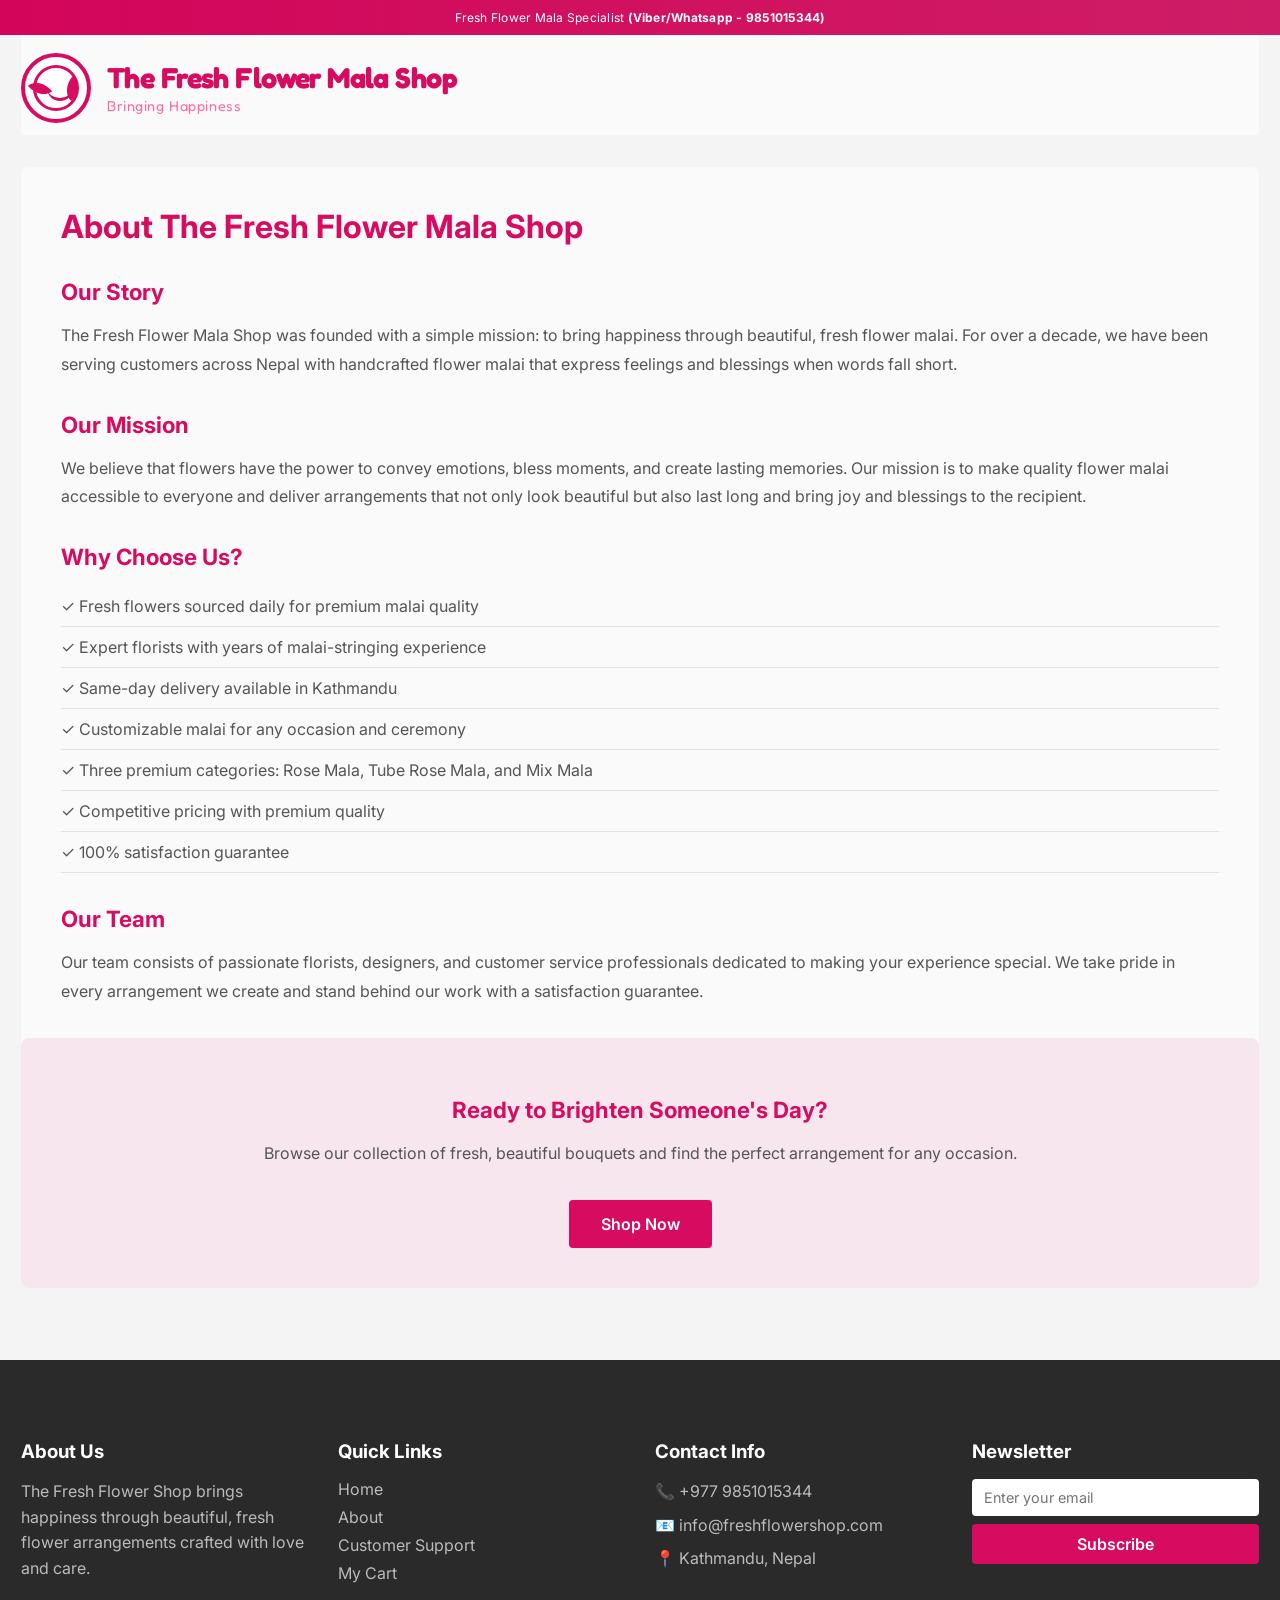
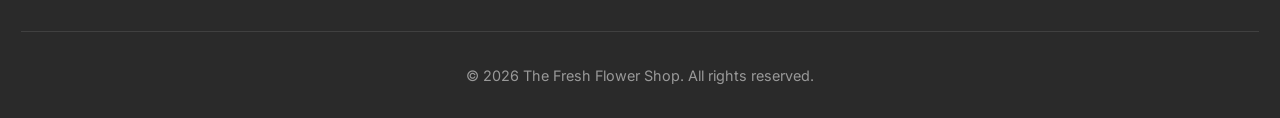
<file: about.html>
<!DOCTYPE html>
<html lang="en">
  <head>
    <meta charset="UTF-8" />
    <meta name="viewport" content="width=device-width, initial-scale=1.0" />
    <title>About Us - Fresh Flower Shop</title>
    <link rel="preconnect" href="https://fonts.googleapis.com" />
    <link rel="preconnect" href="https://fonts.gstatic.com" crossorigin />
    <link href="https://fonts.googleapis.com/css2?family=Fredoka:wght@400;500;600;700&family=Inter:wght@400;500;600;700;800&display=swap" rel="stylesheet" />
    <link rel="stylesheet" href="style.css" />
  </head>
  <body>
    <div class="topbar">
      <span>Fresh Flower Mala Specialist <strong>(Viber/Whatsapp - 9851015344)</strong></span>
    </div>

    <header class="site-header container">
      <a href="index.html" style="text-decoration: none; display: flex; align-items: center; gap: 16px;">
        <div class="logo-mark" aria-label="Fresh Flower Shop logo">
          <div class="logo-circle"></div>
          <div class="smile"></div>
          <div class="leaf leaf-one"></div>
          <div class="leaf leaf-two"></div>
        </div>
        <div class="brand-text">
          <h1>The Fresh Flower Mala Shop</h1>
          <p>Bringing Happiness</p>
        </div>
      </a>
    </header>

    <main class="container">
      <div class="page-content">
        <h1>About The Fresh Flower Mala Shop</h1>
        
        <section class="about-section">
          <h2>Our Story</h2>
          <p>The Fresh Flower Mala Shop was founded with a simple mission: to bring happiness through beautiful, fresh flower malai. For over a decade, we have been serving customers across Nepal with handcrafted flower malai that express feelings and blessings when words fall short.</p>
        </section>

        <section class="about-section">
          <h2>Our Mission</h2>
          <p>We believe that flowers have the power to convey emotions, bless moments, and create lasting memories. Our mission is to make quality flower malai accessible to everyone and deliver arrangements that not only look beautiful but also last long and bring joy and blessings to the recipient.</p>
        </section>

        <section class="about-section">
          <h2>Why Choose Us?</h2>
          <ul class="features-list">
            <li>✓ Fresh flowers sourced daily for premium malai quality</li>
            <li>✓ Expert florists with years of malai-stringing experience</li>
            <li>✓ Same-day delivery available in Kathmandu</li>
            <li>✓ Customizable malai for any occasion and ceremony</li>
            <li>✓ Three premium categories: Rose Mala, Tube Rose Mala, and Mix Mala</li>
            <li>✓ Competitive pricing with premium quality</li>
            <li>✓ 100% satisfaction guarantee</li>
          </ul>
        </section>

        <section class="about-section">
          <h2>Our Team</h2>
          <p>Our team consists of passionate florists, designers, and customer service professionals dedicated to making your experience special. We take pride in every arrangement we create and stand behind our work with a satisfaction guarantee.</p>
        </section>

        <section class="about-section cta-section">
          <h2>Ready to Brighten Someone's Day?</h2>
          <p>Browse our collection of fresh, beautiful bouquets and find the perfect arrangement for any occasion.</p>
          <a href="index.html" class="cta-button">Shop Now</a>
        </section>
      </div>
    </main>

    <footer class="site-footer">
      <div class="footer-content container">
        <div class="footer-section">
          <h3>About Us</h3>
          <p>The Fresh Flower Shop brings happiness through beautiful, fresh flower arrangements crafted with love and care.</p>
        </div>
        <div class="footer-section">
          <h3>Quick Links</h3>
          <ul>
            <li><a href="index.html">Home</a></li>
            <li><a href="about.html">About</a></li>
            <li><a href="customer-center.html">Customer Support</a></li>
            <li><a href="cart.html">My Cart</a></li>
          </ul>
        </div>
        <div class="footer-section">
          <h3>Contact Info</h3>
          <p>📞 +977 9851015344</p>
          <p>📧 info@freshflowershop.com</p>
          <p>📍 Kathmandu, Nepal</p>
        </div>
        <div class="footer-section">
          <h3>Newsletter</h3>
          <input type="email" placeholder="Enter your email" class="newsletter-input" />
          <button class="newsletter-btn">Subscribe</button>
        </div>
      </div>
      <div class="footer-bottom">
        <p>&copy; 2026 The Fresh Flower Shop. All rights reserved.</p>
      </div>
    </footer>
  </body>
</html>
</file>
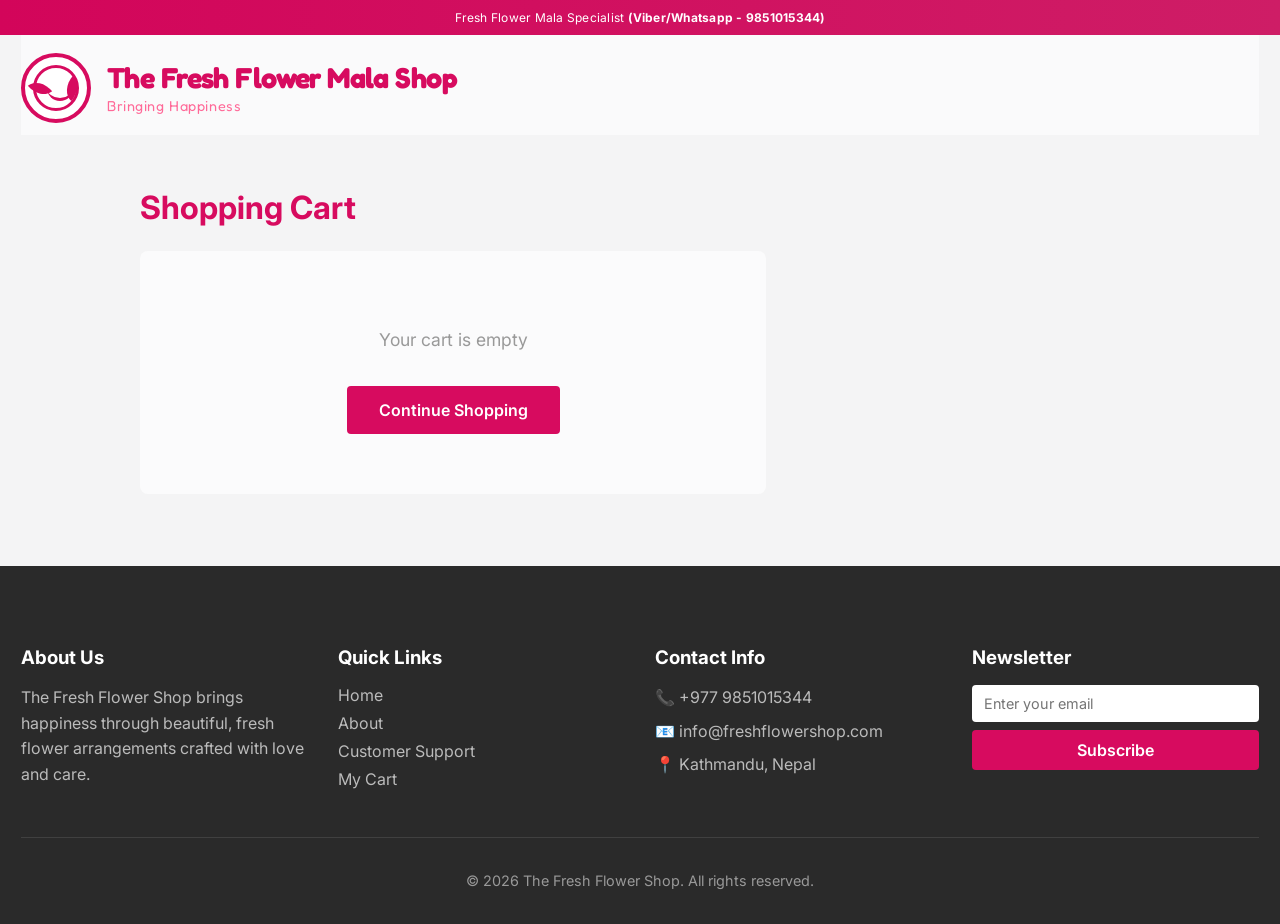
<file: cart.html>
<!DOCTYPE html>
<html lang="en">
  <head>
    <meta charset="UTF-8" />
    <meta name="viewport" content="width=device-width, initial-scale=1.0" />
    <title>Shopping Cart - Fresh Flower Shop</title>
    <link rel="preconnect" href="https://fonts.googleapis.com" />
    <link rel="preconnect" href="https://fonts.gstatic.com" crossorigin />
    <link href="https://fonts.googleapis.com/css2?family=Fredoka:wght@400;500;600;700&family=Inter:wght@400;500;600;700;800&display=swap" rel="stylesheet" />
    <link rel="stylesheet" href="style.css" />
  </head>
  <body>
    <div class="topbar">
      <span>Fresh Flower Mala Specialist <strong>(Viber/Whatsapp - 9851015344)</strong></span>
    </div>

    <header class="site-header container">
      <a href="index.html" style="text-decoration: none; display: flex; align-items: center; gap: 16px;">
        <div class="logo-mark" aria-label="Fresh Flower Shop logo">
          <div class="logo-circle"></div>
          <div class="smile"></div>
          <div class="leaf leaf-one"></div>
          <div class="leaf leaf-two"></div>
        </div>
        <div class="brand-text">
          <h1>The Fresh Flower Mala Shop</h1>
          <p>Bringing Happiness</p>
        </div>
      </a>
    </header>

    <main class="container">
      <div class="cart-page">
        <h1>Shopping Cart</h1>
        <div class="cart-content" id="cartContent"></div>
      </div>
    </main>

    <footer class="site-footer">
      <div class="footer-content container">
        <div class="footer-section">
          <h3>About Us</h3>
          <p>The Fresh Flower Shop brings happiness through beautiful, fresh flower arrangements crafted with love and care.</p>
        </div>
        <div class="footer-section">
          <h3>Quick Links</h3>
          <ul>
            <li><a href="index.html">Home</a></li>
            <li><a href="about.html">About</a></li>
            <li><a href="customer-center.html">Customer Support</a></li>
            <li><a href="cart.html">My Cart</a></li>
          </ul>
        </div>
        <div class="footer-section">
          <h3>Contact Info</h3>
          <p>📞 +977 9851015344</p>
          <p>📧 info@freshflowershop.com</p>
          <p>📍 Kathmandu, Nepal</p>
        </div>
        <div class="footer-section">
          <h3>Newsletter</h3>
          <input type="email" placeholder="Enter your email" class="newsletter-input" />
          <button class="newsletter-btn">Subscribe</button>
        </div>
      </div>
      <div class="footer-bottom">
        <p>&copy; 2026 The Fresh Flower Shop. All rights reserved.</p>
      </div>
    </footer>

    <script>
      function renderCart() {
        const cart = JSON.parse(localStorage.getItem('cart')) || [];
        const cartContent = document.getElementById('cartContent');

        if (cart.length === 0) {
          cartContent.innerHTML = `
            <div class="empty-cart">
              <p>Your cart is empty</p>
              <a href="index.html" class="cta-button">Continue Shopping</a>
            </div>
          `;
          return;
        }

        const total = cart.reduce((sum, item) => {
          const price = parseInt(item.price.replace(/[^0-9]/g, ''));
          return sum + price * item.quantity;
        }, 0);

        cartContent.innerHTML = `
          <div class="cart-items">
            <table class="cart-table">
              <thead>
                <tr>
                  <th>Product</th>
                  <th>Price</th>
                  <th>Quantity</th>
                  <th>Total</th>
                  <th>Action</th>
                </tr>
              </thead>
              <tbody>
                ${cart
                  .map(
                    (item, index) => `
                  <tr>
                    <td class="product-name">${item.name}</td>
                    <td>${item.price}</td>
                    <td>
                      <input type="number" min="1" value="${item.quantity}" onchange="updateQuantity(${index}, this.value)" class="quantity-input" />
                    </td>
                    <td>Rs ${parseInt(item.price.replace(/[^0-9]/g, '')) * item.quantity}</td>
                    <td><button onclick="removeFromCart(${index})" class="remove-btn">Remove</button></td>
                  </tr>
                `
                  )
                  .join('')}
              </tbody>
            </table>
          </div>

          <div class="cart-summary">
            <div class="summary-box">
              <h3>Order Summary</h3>
              <div class="summary-row">
                <span>Subtotal:</span>
                <span>Rs ${total}</span>
              </div>
              <div class="summary-row">
                <span>Delivery:</span>
                <span>Rs 200</span>
              </div>
              <div class="summary-row total">
                <span>Total:</span>
                <span>Rs ${total + 200}</span>
              </div>
              <button class="checkout-btn" onclick="checkout()">Proceed to Checkout</button>
              <a href="index.html" class="continue-shopping-link">Continue Shopping</a>
            </div>
          </div>
        `;
      }

      function updateQuantity(index, quantity) {
        const cart = JSON.parse(localStorage.getItem('cart')) || [];
        cart[index].quantity = parseInt(quantity) || 1;
        localStorage.setItem('cart', JSON.stringify(cart));
        renderCart();
      }

      function removeFromCart(index) {
        const cart = JSON.parse(localStorage.getItem('cart')) || [];
        cart.splice(index, 1);
        localStorage.setItem('cart', JSON.stringify(cart));
        renderCart();
      }

      function checkout() {
        alert('Proceeding to checkout! (Payment gateway integration coming soon)');
        localStorage.setItem('cart', JSON.stringify([]));
        renderCart();
      }

      renderCart();
    </script>
  </body>
</html>
</file>
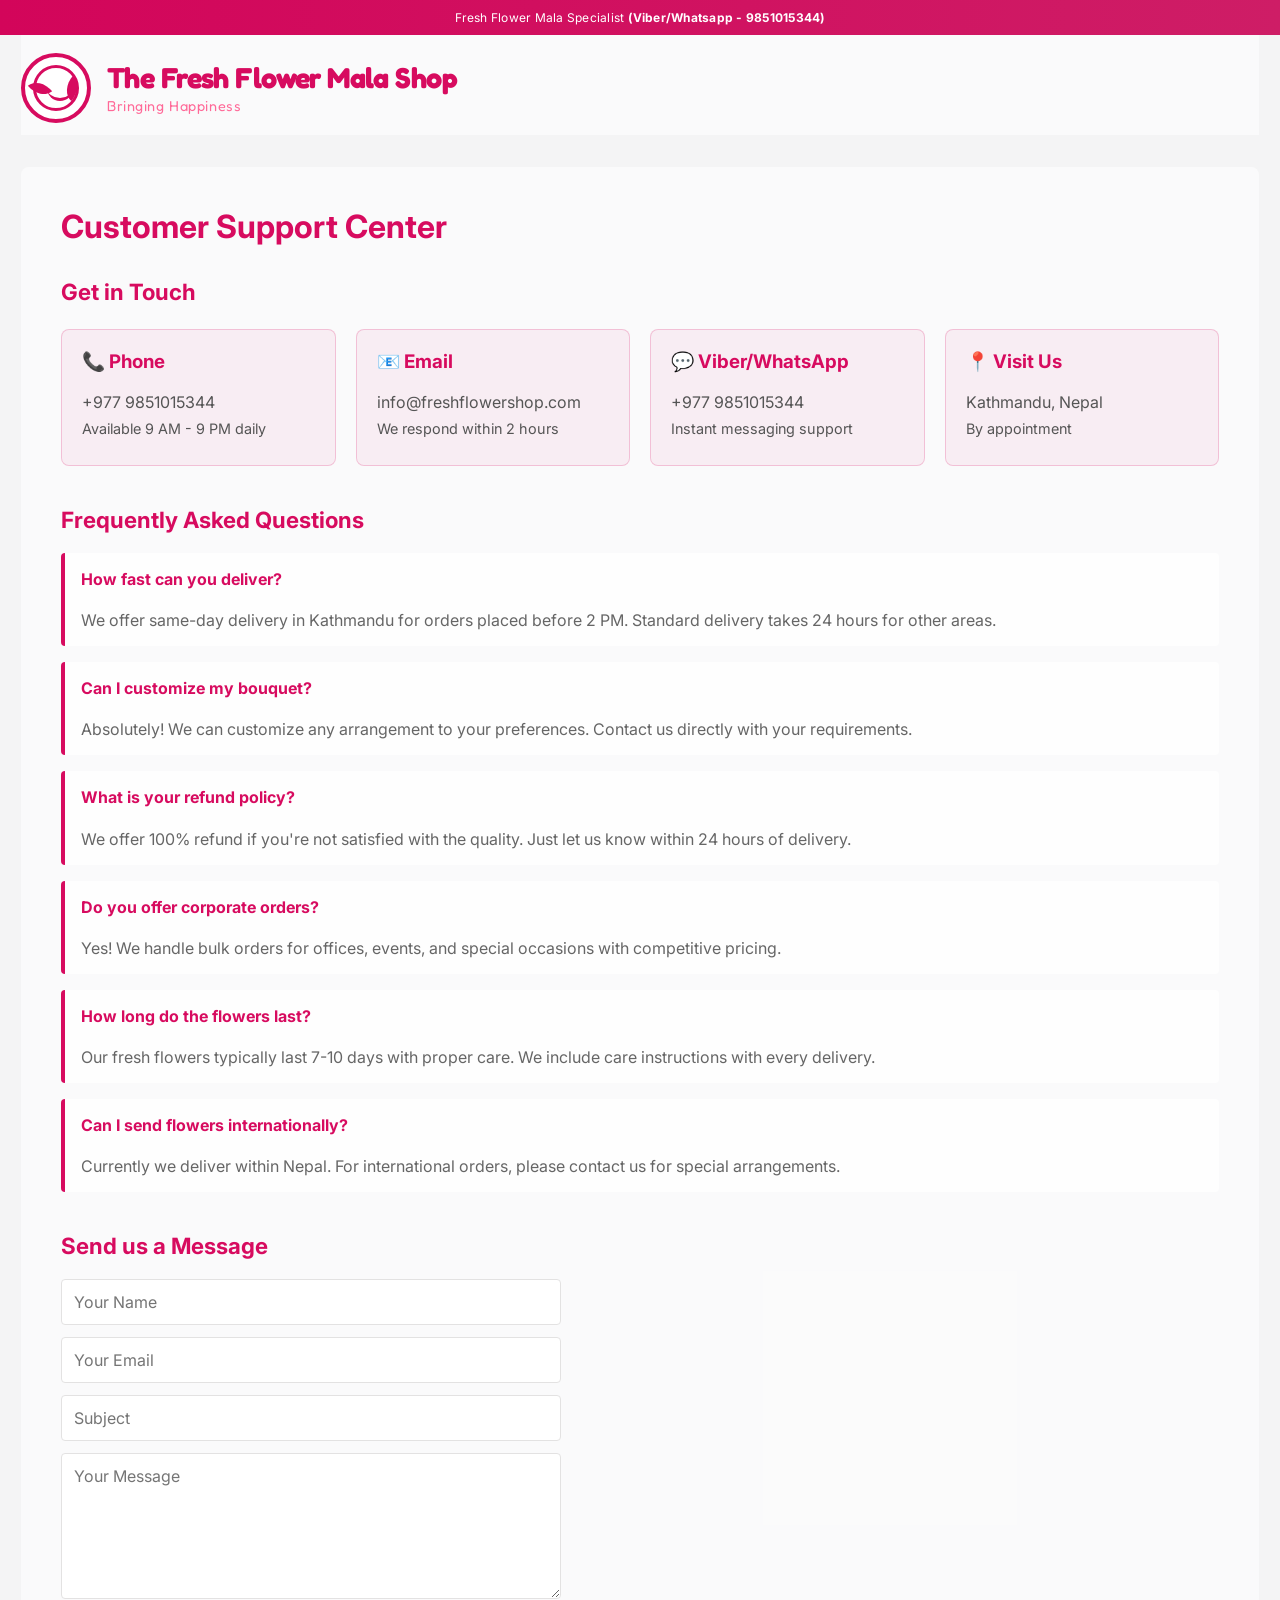
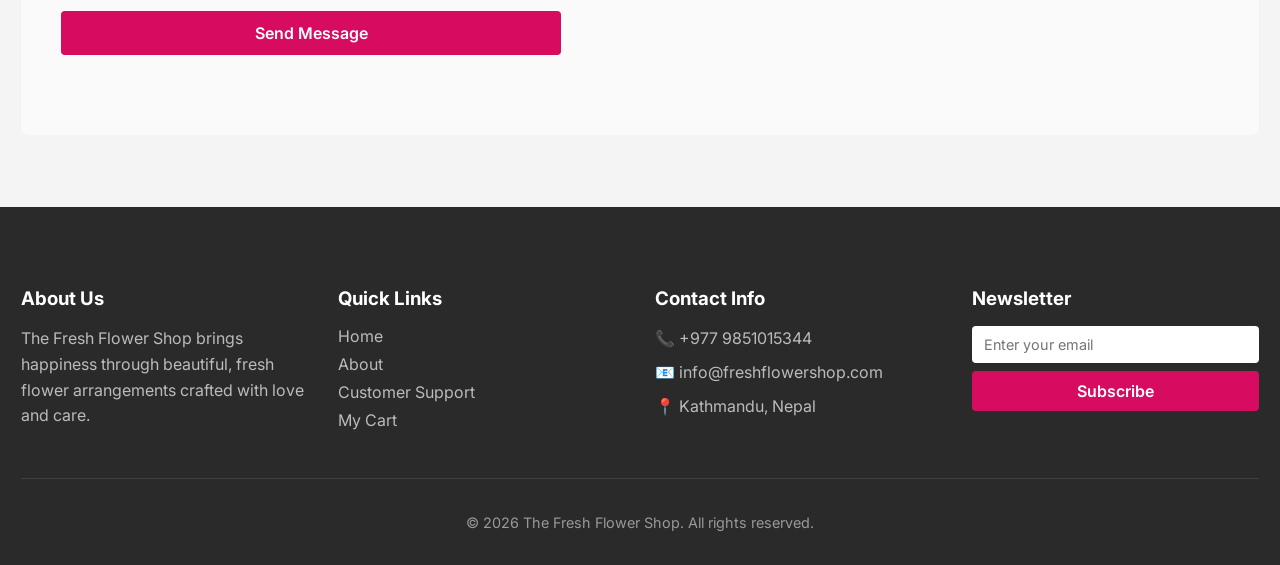
<file: customer-center.html>
<!DOCTYPE html>
<html lang="en">
  <head>
    <meta charset="UTF-8" />
    <meta name="viewport" content="width=device-width, initial-scale=1.0" />
    <title>Customer Center - Fresh Flower Shop</title>
    <link rel="preconnect" href="https://fonts.googleapis.com" />
    <link rel="preconnect" href="https://fonts.gstatic.com" crossorigin />
    <link href="https://fonts.googleapis.com/css2?family=Fredoka:wght@400;500;600;700&family=Inter:wght@400;500;600;700;800&display=swap" rel="stylesheet" />
    <link rel="stylesheet" href="style.css" />
  </head>
  <body>
    <div class="topbar">
      <span>Fresh Flower Mala Specialist <strong>(Viber/Whatsapp - 9851015344)</strong></span>
    </div>

    <header class="site-header container">
      <a href="index.html" style="text-decoration: none; display: flex; align-items: center; gap: 16px;">
        <div class="logo-mark" aria-label="Fresh Flower Shop logo">
          <div class="logo-circle"></div>
          <div class="smile"></div>
          <div class="leaf leaf-one"></div>
          <div class="leaf leaf-two"></div>
        </div>
        <div class="brand-text">
          <h1>The Fresh Flower Mala Shop</h1>
          <p>Bringing Happiness</p>
        </div>
      </a>
    </header>

    <main class="container">
      <div class="page-content">
        <h1>Customer Support Center</h1>
        
        <section class="support-section">
          <h2>Get in Touch</h2>
          <div class="contact-info">
            <div class="contact-card">
              <h3>📞 Phone</h3>
              <p>+977 9851015344</p>
              <p class="muted">Available 9 AM - 9 PM daily</p>
            </div>
            <div class="contact-card">
              <h3>📧 Email</h3>
              <p>info@freshflowershop.com</p>
              <p class="muted">We respond within 2 hours</p>
            </div>
            <div class="contact-card">
              <h3>💬 Viber/WhatsApp</h3>
              <p>+977 9851015344</p>
              <p class="muted">Instant messaging support</p>
            </div>
            <div class="contact-card">
              <h3>📍 Visit Us</h3>
              <p>Kathmandu, Nepal</p>
              <p class="muted">By appointment</p>
            </div>
          </div>
        </section>

        <section class="support-section">
          <h2>Frequently Asked Questions</h2>
          <div class="faq-list">
            <div class="faq-item">
              <h4>How fast can you deliver?</h4>
              <p>We offer same-day delivery in Kathmandu for orders placed before 2 PM. Standard delivery takes 24 hours for other areas.</p>
            </div>
            <div class="faq-item">
              <h4>Can I customize my bouquet?</h4>
              <p>Absolutely! We can customize any arrangement to your preferences. Contact us directly with your requirements.</p>
            </div>
            <div class="faq-item">
              <h4>What is your refund policy?</h4>
              <p>We offer 100% refund if you're not satisfied with the quality. Just let us know within 24 hours of delivery.</p>
            </div>
            <div class="faq-item">
              <h4>Do you offer corporate orders?</h4>
              <p>Yes! We handle bulk orders for offices, events, and special occasions with competitive pricing.</p>
            </div>
            <div class="faq-item">
              <h4>How long do the flowers last?</h4>
              <p>Our fresh flowers typically last 7-10 days with proper care. We include care instructions with every delivery.</p>
            </div>
            <div class="faq-item">
              <h4>Can I send flowers internationally?</h4>
              <p>Currently we deliver within Nepal. For international orders, please contact us for special arrangements.</p>
            </div>
          </div>
        </section>

        <section class="support-section">
          <h2>Send us a Message</h2>
          <form class="contact-form">
            <input type="text" placeholder="Your Name" required />
            <input type="email" placeholder="Your Email" required />
            <input type="text" placeholder="Subject" required />
            <textarea placeholder="Your Message" rows="6" required></textarea>
            <button type="submit" class="submit-btn">Send Message</button>
          </form>
        </section>
      </div>
    </main>

    <footer class="site-footer">
      <div class="footer-content container">
        <div class="footer-section">
          <h3>About Us</h3>
          <p>The Fresh Flower Shop brings happiness through beautiful, fresh flower arrangements crafted with love and care.</p>
        </div>
        <div class="footer-section">
          <h3>Quick Links</h3>
          <ul>
            <li><a href="index.html">Home</a></li>
            <li><a href="about.html">About</a></li>
            <li><a href="customer-center.html">Customer Support</a></li>
            <li><a href="cart.html">My Cart</a></li>
          </ul>
        </div>
        <div class="footer-section">
          <h3>Contact Info</h3>
          <p>📞 +977 9851015344</p>
          <p>📧 info@freshflowershop.com</p>
          <p>📍 Kathmandu, Nepal</p>
        </div>
        <div class="footer-section">
          <h3>Newsletter</h3>
          <input type="email" placeholder="Enter your email" class="newsletter-input" />
          <button class="newsletter-btn">Subscribe</button>
        </div>
      </div>
      <div class="footer-bottom">
        <p>&copy; 2026 The Fresh Flower Shop. All rights reserved.</p>
      </div>
    </footer>

    <script>
      document.querySelector('.contact-form').addEventListener('submit', (e) => {
        e.preventDefault();
        alert('Thank you for your message! We will get back to you shortly.');
        e.target.reset();
      });
    </script>
  </body>
</html>
</file>
<file: style.css>
:root {
  --rose: #d70b5f;
  --rose-dark: #b6074d;
  --rose-soft: #f8dfe9;
  --light-bg: #f4f4f5;
  --panel: #f8f8f8;
  --line: #e3e2e2;
  --text: #2a2a2a;
  --muted: #767676;
  --shadow: 0 8px 18px rgba(41, 11, 18, 0.08);
  --shadow-lg: 0 16px 32px rgba(41, 11, 18, 0.12);
}

* {
  box-sizing: border-box;
}

html {
  scroll-behavior: smooth;
}

body {
  margin: 0;
  font-family: "Inter", sans-serif;
  color: var(--text);
  background: var(--light-bg);
  display: flex;
  flex-direction: column;
  min-height: 100vh;
}

main {
  flex: 1;
  padding: 32px 0;
}

button, input, select, textarea {
  font: inherit;
}

a {
  color: var(--rose);
  text-decoration: none;
}

a:hover {
  text-decoration: underline;
}

button {
  cursor: pointer;
}

img {
  max-width: 100%;
  display: block;
}

.container {
  width: min(1280px, calc(100% - 42px));
  margin: 0 auto;
}

.topbar {
  background: linear-gradient(90deg, #d3055a, #ce1d66);
  color: #fff;
  font-size: 12px;
  letter-spacing: 0.02em;
  text-align: center;
  padding: 10px 18px;
}

.topbar strong {
  font-weight: 700;
}

.site-header {
  display: flex;
  align-items: center;
  justify-content: space-between;
  gap: 24px;
  min-height: 100px;
  padding: 18px 0 12px;
  background: rgba(255, 255, 255, 0.6);
}

.brand-wrap {
  display: flex;
  align-items: center;
  gap: 16px;
  flex-shrink: 0;
}

.logo-mark {
  position: relative;
  width: 70px;
  height: 70px;
  border-radius: 50%;
  background: #fff;
  border: 4px solid var(--rose);
  flex-shrink: 0;
}

.logo-circle {
  position: absolute;
  inset: 8px;
  border: 3px solid var(--rose);
  border-radius: 50%;
}

.smile {
  position: absolute;
  left: 22px;
  top: 30px;
  width: 26px;
  height: 14px;
  border-bottom: 3px solid var(--rose);
  border-radius: 0 0 24px 24px;
}

.leaf {
  position: absolute;
  width: 20px;
  height: 15px;
  background: var(--rose);
  border-radius: 100% 0 100% 0;
  transform: rotate(50deg);
}

.leaf-one {
  left: 5px;
  top: 24px;
}

.leaf-two {
  right: 5px;
  top: 24px;
  transform: rotate(-50deg);
}

.brand-text {
  display: flex;
  flex-direction: column;
  align-items: flex-start;
  justify-content: center;
}

.brand-text h1 {
  margin: 0;
  font-family: "Fredoka", sans-serif;
  font-size: 1.8rem;
  letter-spacing: -0.02em;
  color: var(--rose);
  line-height: 1.1;
}

.brand-text p {
  margin: 4px 0 0;
  color: #ff6998;
  font-family: "Fredoka", sans-serif;
  font-size: 0.9rem;
  letter-spacing: 0.04em;
}

.header-utility {
  display: flex;
  align-items: center;
  gap: 12px;
  flex: 1;
  justify-content: flex-end;
  flex-wrap: wrap;
}

.search-box {
  display: flex;
  align-items: center;
  background: rgba(255, 255, 255, 0.9);
  border: 1px solid var(--line);
  min-width: 280px;
  height: 42px;
  border-radius: 6px;
  overflow: hidden;
}

.search-box input {
  border: none;
  background: transparent;
  outline: none;
  flex: 1;
  padding: 0 14px;
  color: var(--text);
  font-size: 0.95rem;
}

.search-box input::placeholder {
  color: #aaa;
}

.search-btn {
  width: 42px;
  height: 100%;
  border: none;
  background: transparent;
  display: grid;
  place-items: center;
  color: #666;
  padding: 0;
}

.search-btn:hover {
  color: var(--rose);
}

.search-btn svg,
.cart-btn svg,
.view-btn svg {
  width: 20px;
  height: 20px;
  fill: currentColor;
}

.select-wrap {
  display: inline-flex;
  min-width: 200px;
  background: rgba(255, 255, 255, 0.7);
  border: 1px solid var(--line);
  border-radius: 6px;
  height: 52px;
}

.select-wrap select {
  width: 100%;
  border: none;
  background: transparent;
  padding: 0 18px;
  color: #666;
  outline: none;
  appearance: none;
  background-image: linear-gradient(45deg, transparent 50%, #666 50%), linear-gradient(135deg, #666 50%, transparent 50%);
  background-position: calc(100% - 18px) calc(50% - 2px), calc(100% - 12px) calc(50% - 2px);
  background-size: 6px 6px, 6px 6px;
  background-repeat: no-repeat;
}

.account-tools {
  display: flex;
  align-items: center;
  gap: 12px;
}

.nav-link-btn {
  color: #555;
  font-weight: 500;
  padding: 0;
  display: inline-block;
  transition: color 0.2s;
}

.nav-link-btn:hover {
  color: var(--rose);
}

.login-btn {
  background: rgba(255, 255, 255, 0.9);
  border: 1px solid var(--line);
  color: var(--text);
  height: 36px;
  border-radius: 20px;
  padding: 0 16px;
  font-weight: 600;
  font-size: 0.9rem;
  transition: all 0.2s;
}

.login-btn:hover {
  background: var(--rose);
  color: #fff;
  border-color: var(--rose);
}

.cart-btn {
  position: relative;
  width: 36px;
  height: 36px;
  border: 1px solid var(--line);
  border-radius: 50%;
  background: rgba(255, 255, 255, 0.9);
  color: var(--text);
  display: grid;
  place-items: center;
  transition: all 0.2s;
}

.cart-btn:hover {
  background: var(--rose);
  color: #fff;
  border-color: var(--rose);
}

.cart-count {
  position: absolute;
  top: -6px;
  right: -6px;
  width: 20px;
  height: 20px;
  border-radius: 50%;
  background: var(--rose);
  color: #fff;
  font-size: 0.7rem;
  display: grid;
  place-items: center;
  font-weight: 700;
}

/* Main nav hidden - moved to sidebar */

.catalog {
  display: grid;
  grid-template-columns: 240px 1fr;
  gap: 0;
  min-height: 600px;
}

.sidebar {
  background: rgba(255, 255, 255, 0.5);
  border-right: 1px solid var(--line);
  padding: 0;
  max-height: calc(100vh - 400px);
  overflow-y: auto;
}

.catalog .sidebar {
  transition: width 0.25s ease, opacity 0.25s ease, transform 0.25s ease;
}

.catalog[data-sidebar-collapsed="true"] {
  grid-template-columns: 0 minmax(0, 1fr);
}

.catalog[data-sidebar-collapsed="true"] .sidebar {
  width: 0;
  min-width: 0;
  max-height: none;
  padding: 0;
  border: 0;
  opacity: 0;
  visibility: hidden;
  overflow: hidden;
}

[data-menu-toggle] {
  width: 40px;
  height: 40px;
  flex: 0 0 40px;
  display: grid;
  place-items: center;
  padding: 0;
  border: 1px solid var(--line);
  border-radius: 4px;
  background: rgba(255, 255, 255, 0.8);
  color: var(--text);
}

[data-menu-toggle]:hover {
  color: var(--rose);
  border-color: var(--rose);
}

[data-menu-toggle] svg {
  width: 20px;
  height: 20px;
  fill: currentColor;
}

.sidebar-list {
  list-style: none;
  margin: 0;
  padding: 0;
}

.sidebar-item {
  width: 100%;
  border: none;
  background: transparent;
  text-align: left;
  padding: 14px 18px;
  color: #2d2d2d;
  font-weight: 500;
  font-size: 0.95rem;
  border-left: 3px solid transparent;
  display: flex;
  align-items: center;
  gap: 10px;
  transition: all 0.2s;
}

.sidebar-item:hover {
  background: rgba(215, 11, 95, 0.05);
  color: var(--rose);
}

.sidebar-item.active {
  background: rgba(215, 11, 95, 0.1);
  border-left-color: var(--rose);
  color: var(--rose);
  font-weight: 600;
}

.cat-icon {
  font-size: 1.2rem;
  display: inline-block;
}

.product-panel {
  padding: 0;
}

.toolbar {
  display: flex;
  align-items: center;
  justify-content: space-between;
  gap: 20px;
  padding: 16px 18px;
  border-bottom: 1px solid var(--line);
  background: rgba(255, 255, 255, 0.3);
}

.breadcrumbs {
  color: #6c6c6c;
  font-size: 0.9rem;
}

.breadcrumbs span {
  color: #2f2f2f;
  font-weight: 600;
}

.toolbar-right {
  display: flex;
  align-items: center;
  gap: 14px;
}

.page-indicator {
  font-size: 0.9rem;
  color: #404040;
  white-space: nowrap;
}

.view-toggle {
  display: inline-flex;
  border: 1px solid var(--line);
  border-radius: 4px;
  overflow: hidden;
  background: rgba(255, 255, 255, 0.8);
}

.view-btn {
  width: 36px;
  height: 36px;
  border: none;
  background: transparent;
  color: #777;
  display: grid;
  place-items: center;
  transition: all 0.2s;
}

.view-btn:hover {
  background: rgba(215, 11, 95, 0.05);
  color: var(--rose);
}

.view-btn.active {
  background: rgba(215, 11, 95, 0.15);
  color: var(--rose);
  font-weight: 600;
}

.product-grid {
  display: grid;
  grid-template-columns: repeat(3, 1fr);
  gap: 20px 16px;
  padding: 20px 18px;
}

.product-card {
  background: rgba(255, 255, 255, 0.7);
  border: 1px solid var(--line);
  border-radius: 8px;
  overflow: hidden;
  transition: all 0.3s ease;
  cursor: pointer;
}

.product-card:hover {
  transform: translateY(-4px);
  box-shadow: var(--shadow);
  border-color: var(--rose);
}

.product-card img {
  width: 100%;
  height: 240px;
  object-fit: cover;
  background: #e0e0e0;
}

.product-card .info {
  padding: 14px;
}

.rating {
  display: flex;
  align-items: center;
  gap: 6px;
  font-size: 0.85rem;
  margin-bottom: 8px;
}

.stars {
  color: #ffc107;
  font-size: 0.9rem;
}

.review-count {
  color: #999;
  font-size: 0.8rem;
}

.product-card h3 {
  margin: 8px 0;
  font-size: 1rem;
  font-weight: 600;
  color: #262626;
  min-height: 40px;
  line-height: 1.3;
}

.product-card .price {
  color: var(--rose);
  font-weight: 700;
  font-size: 1.1rem;
  margin-bottom: 10px;
}

.view-details-btn {
  width: 100%;
  background: var(--rose);
  color: #fff;
  border: none;
  padding: 10px 12px;
  border-radius: 4px;
  font-weight: 600;
  font-size: 0.9rem;
  transition: all 0.2s;
}

.view-details-btn:hover {
  background: var(--rose-dark);
}

/* PRODUCT DETAIL PAGE */
.product-detail-page {
  padding: 32px 0;
}

.back-btn {
  display: inline-block;
  background: transparent;
  border: 1px solid var(--line);
  padding: 10px 16px;
  border-radius: 4px;
  margin-bottom: 24px;
  color: #555;
  font-weight: 500;
  transition: all 0.2s;
}

.back-btn:hover {
  background: var(--rose);
  color: #fff;
  border-color: var(--rose);
}

.product-detail {
  display: grid;
  grid-template-columns: 1fr 1fr;
  gap: 40px;
  background: rgba(255, 255, 255, 0.6);
  padding: 40px;
  border-radius: 8px;
}

.product-image-section {
  display: flex;
  align-items: center;
  justify-content: center;
}

.product-image {
  width: 100%;
  max-width: 500px;
  border-radius: 8px;
  box-shadow: var(--shadow);
}

.product-info-section h1 {
  margin: 0 0 16px;
  font-size: 2rem;
  color: var(--text);
}

.rating-section {
  display: flex;
  align-items: center;
  gap: 8px;
  margin-bottom: 20px;
}

.stars-display {
  color: #ffc107;
  font-size: 1.2rem;
}

.rating-value {
  font-weight: 700;
  color: var(--text);
}

.price-section {
  margin-bottom: 24px;
}

.price-large {
  font-size: 1.8rem;
  color: var(--rose);
  font-weight: 700;
}

.description {
  color: #666;
  line-height: 1.6;
  margin: 12px 0;
}

.details-section {
  background: rgba(215, 11, 95, 0.05);
  padding: 16px;
  border-radius: 4px;
  margin: 20px 0;
}

.details-section h3 {
  margin: 0 0 8px;
  color: var(--rose);
}

.details-section p {
  margin: 0;
  color: #666;
  line-height: 1.6;
}

.quantity-section {
  display: flex;
  align-items: center;
  gap: 12px;
  margin: 20px 0;
}

.quantity-section label {
  font-weight: 600;
  color: #555;
}

.quantity-section input {
  width: 80px;
  padding: 8px 12px;
  border: 1px solid var(--line);
  border-radius: 4px;
  font-size: 1rem;
}

.add-to-cart-btn {
  width: 100%;
  background: var(--rose);
  color: #fff;
  border: none;
  padding: 14px;
  border-radius: 4px;
  font-weight: 600;
  font-size: 1rem;
  transition: all 0.2s;
  margin-top: 12px;
}

.add-to-cart-btn:hover {
  background: var(--rose-dark);
}

/* FOOTER */
.site-footer {
  background: #2a2a2a;
  color: #fff;
  padding: 40px 0 0;
  margin-top: 40px;
}

.footer-content {
  display: grid;
  grid-template-columns: repeat(auto-fit, minmax(250px, 1fr));
  gap: 30px;
  padding: 40px 0;
  border-bottom: 1px solid rgba(255, 255, 255, 0.1);
}

.footer-section h3 {
  margin-top: 0;
  margin-bottom: 16px;
  color: #fff;
}

.footer-section p {
  margin: 8px 0;
  color: #bbb;
  line-height: 1.6;
}

.footer-section ul {
  list-style: none;
  margin: 0;
  padding: 0;
}

.footer-section li {
  margin: 8px 0;
}

.footer-section a {
  color: #bbb;
  transition: color 0.2s;
}

.footer-section a:hover {
  color: var(--rose);
  text-decoration: none;
}

.newsletter-input {
  width: 100%;
  padding: 10px 12px;
  border: none;
  border-radius: 4px;
  margin-bottom: 8px;
  font-size: 0.9rem;
}

.newsletter-btn {
  width: 100%;
  background: var(--rose);
  color: #fff;
  border: none;
  padding: 10px 12px;
  border-radius: 4px;
  font-weight: 600;
  transition: all 0.2s;
}

.newsletter-btn:hover {
  background: var(--rose-dark);
}

.footer-bottom {
  text-align: center;
  padding: 20px;
  color: #999;
  font-size: 0.9rem;
}

/* PAGE CONTENT */
.page-content {
  background: rgba(255, 255, 255, 0.6);
  padding: 40px;
  border-radius: 8px;
}

.page-content h1 {
  margin-top: 0;
  font-size: 2rem;
  color: var(--rose);
  margin-bottom: 32px;
}

.about-section {
  margin-bottom: 32px;
}

.about-section h2 {
  color: var(--rose);
  font-size: 1.4rem;
  margin-bottom: 16px;
}

.about-section p {
  color: #555;
  line-height: 1.8;
  font-size: 1rem;
}

.features-list {
  list-style: none;
  margin: 0;
  padding: 0;
}

.features-list li {
  padding: 10px 0;
  color: #555;
  border-bottom: 1px solid var(--line);
}

.cta-section {
  text-align: center;
  background: rgba(215, 11, 95, 0.08);
  padding: 40px;
  border-radius: 8px;
  margin: 0 -40px -40px;
}

.cta-button {
  display: inline-block;
  background: var(--rose);
  color: #fff;
  padding: 14px 32px;
  border-radius: 4px;
  font-weight: 600;
  transition: all 0.2s;
  margin-top: 16px;
  text-decoration: none;
}

.cta-button:hover {
  background: var(--rose-dark);
  text-decoration: none;
}

/* CONTACT PAGE */
.contact-info {
  display: grid;
  grid-template-columns: repeat(auto-fit, minmax(250px, 1fr));
  gap: 20px;
  margin: 24px 0;
}

.contact-card {
  background: rgba(215, 11, 95, 0.05);
  padding: 20px;
  border-radius: 8px;
  border: 1px solid rgba(215, 11, 95, 0.2);
}

.contact-card h3 {
  margin-top: 0;
  color: var(--rose);
}

.contact-card p {
  margin: 8px 0;
  color: #555;
}

.muted {
  color: #999;
  font-size: 0.9rem !important;
}

.support-section {
  margin-bottom: 40px;
}

.support-section h2 {
  color: var(--rose);
  font-size: 1.4rem;
  margin-bottom: 20px;
}

.faq-list {
  display: grid;
  gap: 16px;
}

.faq-item {
  background: rgba(255, 255, 255, 0.8);
  padding: 16px;
  border-left: 4px solid var(--rose);
  border-radius: 4px;
}

.faq-item h4 {
  margin-top: 0;
  color: var(--rose);
}

.faq-item p {
  margin: 8px 0 0;
  color: #666;
}

.contact-form {
  display: flex;
  flex-direction: column;
  gap: 12px;
  max-width: 500px;
}

.contact-form input,
.contact-form textarea {
  padding: 12px;
  border: 1px solid var(--line);
  border-radius: 4px;
  font-family: inherit;
}

.contact-form input:focus,
.contact-form textarea:focus {
  outline: none;
  border-color: var(--rose);
  box-shadow: 0 0 0 3px rgba(215, 11, 95, 0.1);
}

.submit-btn {
  background: var(--rose);
  color: #fff;
  border: none;
  padding: 12px 24px;
  border-radius: 4px;
  font-weight: 600;
  transition: all 0.2s;
}

.submit-btn:hover {
  background: var(--rose-dark);
}

/* CART PAGE */
.cart-page {
  max-width: 1000px;
  margin: 0 auto;
}

.cart-page h1 {
  color: var(--rose);
  margin-bottom: 24px;
}

.cart-content {
  display: grid;
  grid-template-columns: 1fr 350px;
  gap: 24px;
}

.cart-items {
  background: rgba(255, 255, 255, 0.7);
  border-radius: 8px;
  overflow: hidden;
}

.cart-table {
  width: 100%;
  border-collapse: collapse;
  font-size: 0.95rem;
}

.cart-table thead {
  background: rgba(215, 11, 95, 0.1);
  border-bottom: 2px solid var(--line);
}

.cart-table th {
  padding: 12px;
  text-align: left;
  font-weight: 600;
  color: var(--rose);
}

.cart-table td {
  padding: 12px;
  border-bottom: 1px solid var(--line);
}

.product-name {
  font-weight: 500;
}

.quantity-input {
  width: 60px;
  padding: 6px;
  border: 1px solid var(--line);
  border-radius: 4px;
  font-size: 0.9rem;
}

.remove-btn {
  background: #f44336;
  color: #fff;
  border: none;
  padding: 6px 12px;
  border-radius: 4px;
  font-size: 0.85rem;
  transition: all 0.2s;
}

.remove-btn:hover {
  background: #d32f2f;
}

.empty-cart {
  text-align: center;
  padding: 60px 40px;
  background: rgba(255, 255, 255, 0.7);
  border-radius: 8px;
}

.empty-cart p {
  color: #999;
  font-size: 1.1rem;
  margin-bottom: 20px;
}

.cart-summary {
  height: fit-content;
}

.summary-box {
  background: rgba(255, 255, 255, 0.7);
  border-radius: 8px;
  padding: 20px;
  position: sticky;
  top: 20px;
}

.summary-box h3 {
  margin-top: 0;
  color: var(--rose);
  margin-bottom: 16px;
}

.summary-row {
  display: flex;
  justify-content: space-between;
  padding: 8px 0;
  border-bottom: 1px solid var(--line);
  font-size: 0.95rem;
}

.summary-row.total {
  font-weight: 700;
  font-size: 1.1rem;
  color: var(--rose);
  border: none;
  padding-top: 12px;
  margin-top: 12px;
  border-top: 2px solid var(--line);
}

.checkout-btn {
  width: 100%;
  background: var(--rose);
  color: #fff;
  border: none;
  padding: 12px;
  border-radius: 4px;
  font-weight: 600;
  margin-top: 16px;
  transition: all 0.2s;
}

.checkout-btn:hover {
  background: var(--rose-dark);
}

.continue-shopping-link {
  display: block;
  text-align: center;
  color: #555;
  margin-top: 12px;
  text-decoration: none;
  font-size: 0.9rem;
}

.continue-shopping-link:hover {
  color: var(--rose);
  text-decoration: none;
}

/* RESPONSIVE */
@media (max-width: 1100px) {
  .site-header {
    flex-direction: column;
    align-items: stretch;
    gap: 16px;
  }

  .brand-wrap {
    justify-content: center;
  }

  .header-utility {
    justify-content: space-between;
  }

  .product-grid {
    grid-template-columns: repeat(2, 1fr);
  }

  .product-detail {
    grid-template-columns: 1fr;
    gap: 30px;
  }

  .cart-content {
    grid-template-columns: 1fr;
  }

  .contact-info {
    grid-template-columns: 1fr;
  }

  .page-content {
    padding: 24px;
  }
}

@media (max-width: 750px) {
  .container {
    width: min(100% - 20px, 1280px);
  }

  .catalog {
    grid-template-columns: minmax(0, 1fr);
  }

  .catalog .sidebar {
    position: fixed;
    inset: 0 auto 0 0;
    z-index: 1001;
    width: min(82vw, 320px);
    max-height: none;
    padding: 16px 0;
    border: 0;
    background: #fff;
    box-shadow: var(--shadow-lg);
    opacity: 1;
    visibility: hidden;
    transform: translateX(-100%);
    overflow-y: auto;
    transition: transform 0.25s ease, visibility 0.25s ease;
  }

  .catalog[data-mobile-menu-open="true"] .sidebar {
    visibility: visible;
    transform: translateX(0);
  }

  .catalog .sidebar-list {
    display: block;
  }

  .catalog .sidebar-item {
    min-width: 0;
    white-space: normal;
    border: 0;
    border-left: 3px solid transparent;
  }

  .catalog .sidebar-item.active {
    border-bottom: 0;
    border-left-color: var(--rose);
  }

  body[data-mobile-menu-open="true"]::before {
    position: fixed;
    inset: 0;
    z-index: 1000;
    background: rgba(20, 20, 20, 0.48);
    content: "";
  }

  .logo-mark {
    width: 60px;
    height: 60px;
  }

  .brand-text h1 {
    font-size: 1.4rem;
  }

  .header-utility {
    flex-direction: column;
    align-items: stretch;
  }

  .search-box,
  .login-btn,
  .cart-btn {
    width: 100%;
  }

  .product-grid {
    grid-template-columns: 1fr;
    gap: 16px 12px;
  }

  .toolbar {
    flex-direction: column;
    align-items: flex-start;
    gap: 12px;
  }

  .toolbar-right {
    width: 100%;
    justify-content: space-between;
  }

  .product-detail {
    padding: 24px;
  }

  .page-content {
    padding: 16px;
  }

  .footer-content {
    grid-template-columns: 1fr;
  }

  .cta-section {
    margin: 0 -16px -16px;
  }
}
</file>
